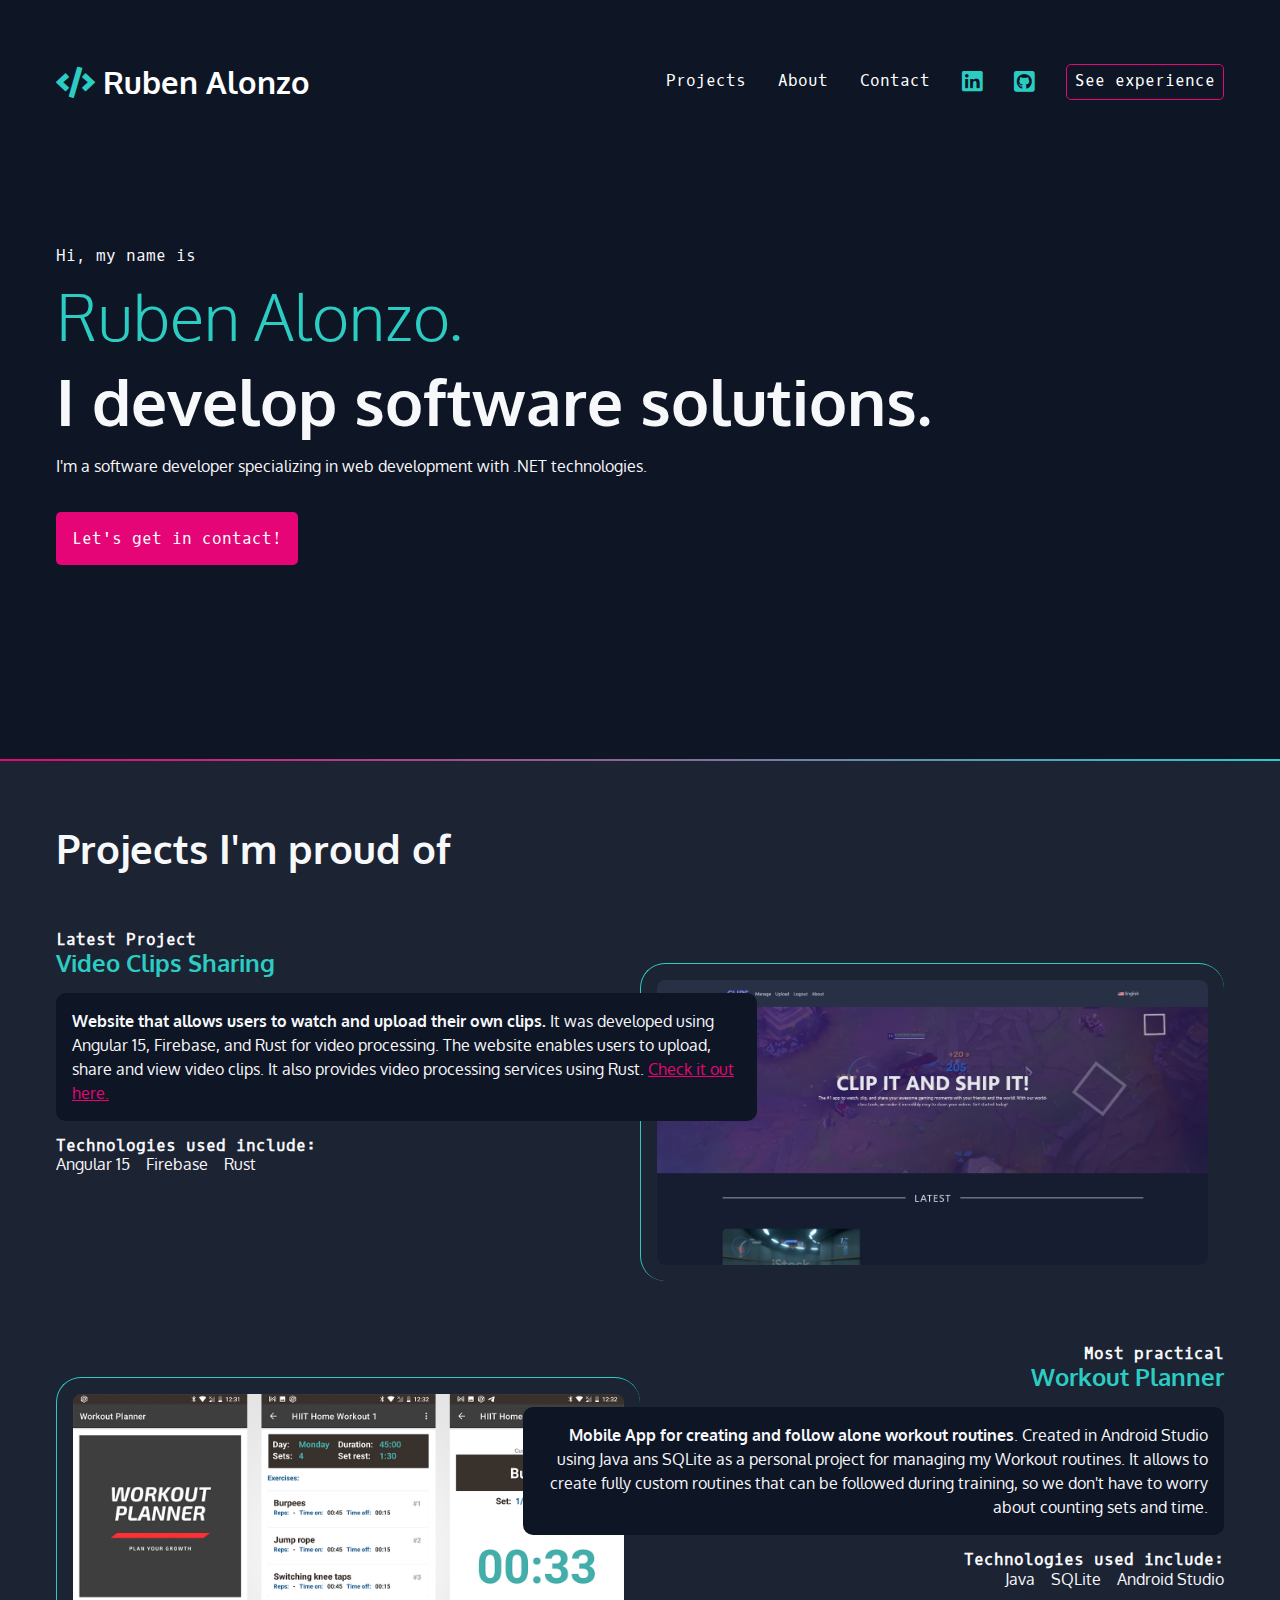
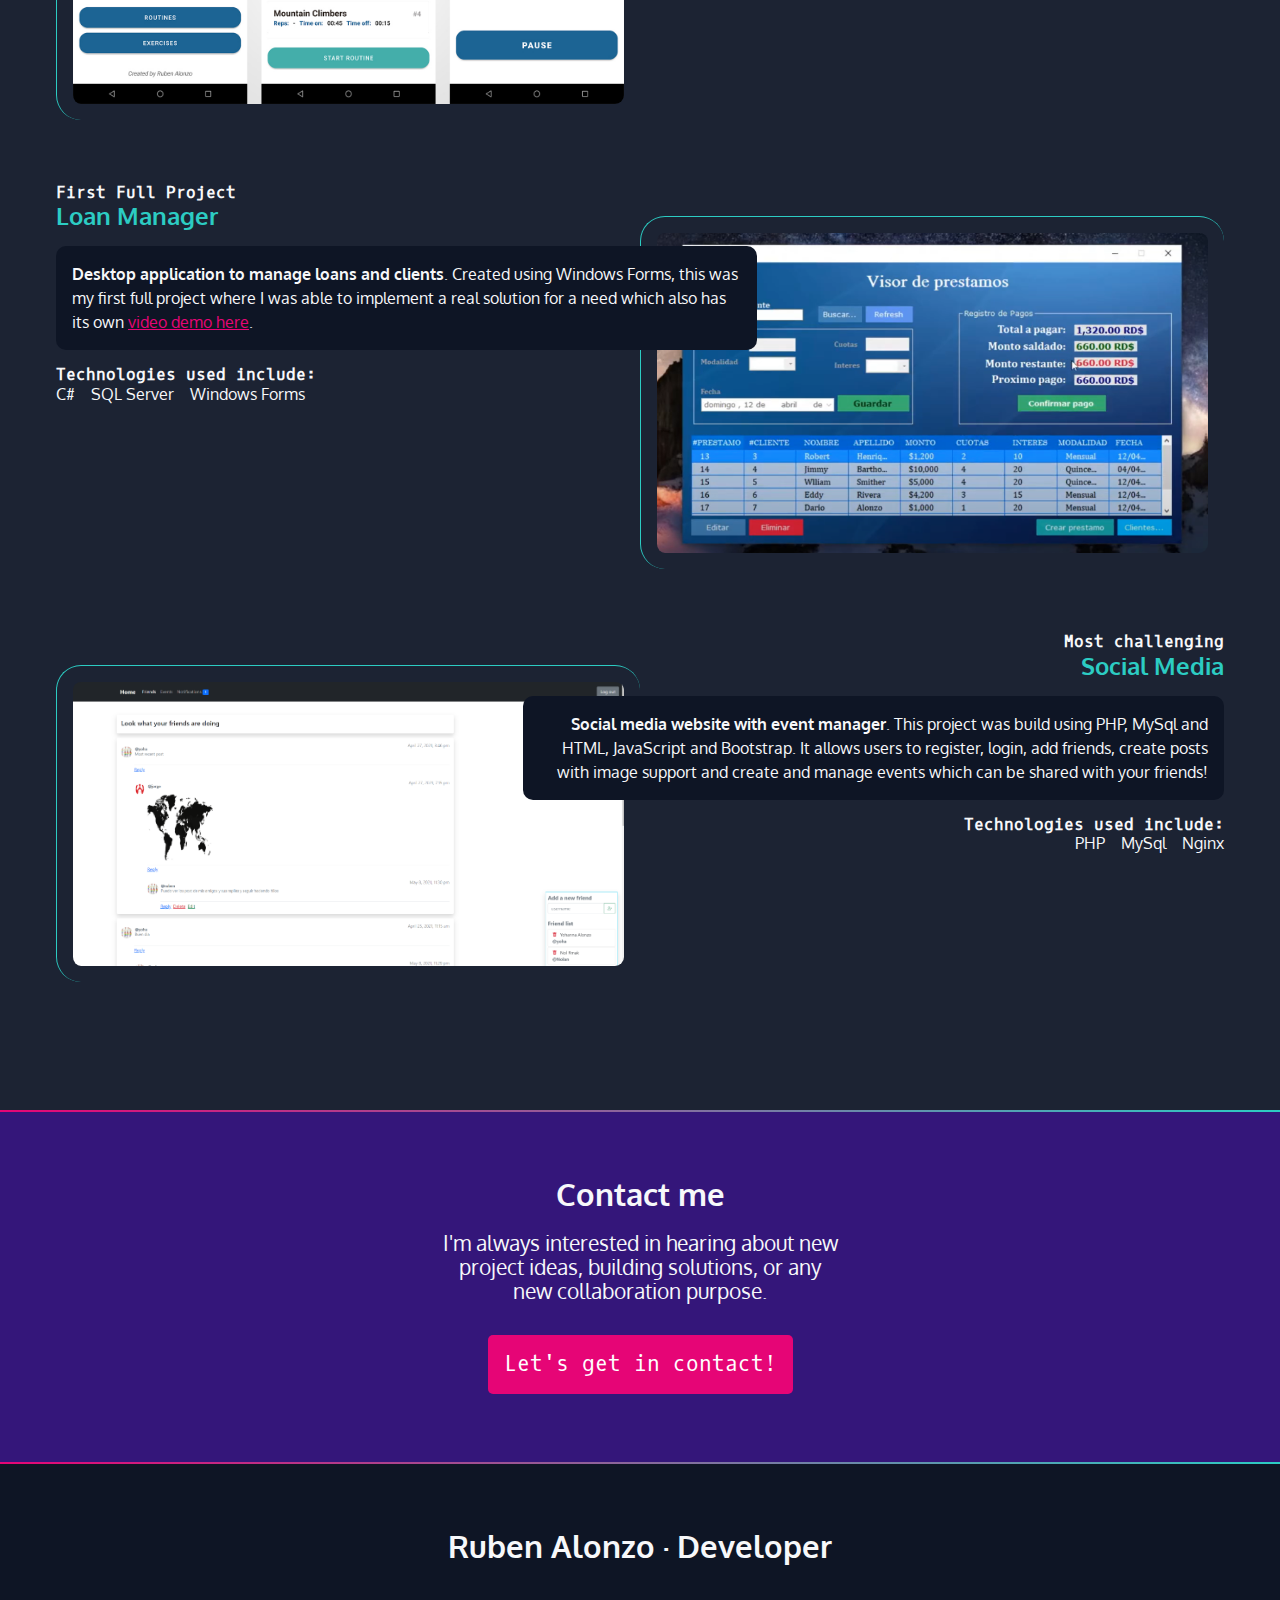
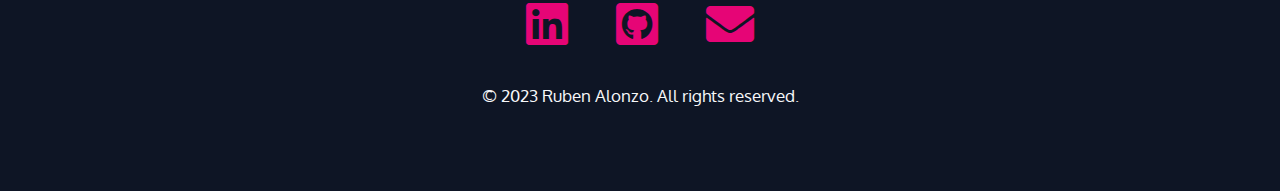
<file: index.html>
<!DOCTYPE html>
<html lang="en">

<head>
  <meta charset="UTF-8">
  <meta http-equiv="X-UA-Compatible" content="IE=edge">
  <meta name="viewport" content="width=device-width, initial-scale=1.0">
  <link rel="shortcut icon" href="favicon.ico" />
  <link rel="preconnect" href="https://fonts.googleapis.com" />
  <link rel="preconnect" href="https://fonts.gstatic.com" crossorigin />
  <link href="https://fonts.googleapis.com/css2?family=Oxygen&family=Oxygen+Mono&display=swap" rel="stylesheet" />
  <link href="https://cdnjs.cloudflare.com/ajax/libs/font-awesome/5.15.4/css/all.min.css" rel="stylesheet" />
  <link rel="stylesheet" href="./css/normalize.css">
  <link rel="stylesheet" href="./css/style.css">
  <title>Ruben Alonzo</title>
</head>

<body>
  <nav>
    <ul>
      <li>
        <h1>
          <a href="index.html"><span class="fas fa-code" aria-hidden="true"></span> Ruben Alonzo</a>
        </h1>
      </li>
      <li><a href="#projects">Projects</a></li>
      <li><a href="about.html">About</a></li>
      <li><a href="#contact">Contact</a></li>
      <li>
        <a href="https://www.linkedin.com/in/ruben-alonzo/" target="_blank">
          <span class="fab fa-linkedin" aria-hidden="true"></span>
          <span class="sr-only">LinkedIn</span>
        </a>
      </li>
      <li>
        <a href="https://github.com/RubenAlonzo" target="_blank">
          <span class="fab fa-github-square" aria-hidden="true"></span>
          <span class="sr-only">Github</span>
        </a>
      </li>
      <li>
        <a href="https://drive.google.com/file/d/1fZWTQ3p-In5fJHOmdZEwkLQYVR0Y_WrR/view?usp=sharing" target="_blank"
          class="button button-flat">See experience</a>
      </li>
    </ul>
  </nav>

  <section id="intro">
    <p class="name">Hi, my name is <span>Ruben Alonzo.</span></p>
    <h2>I develop software solutions.</h2>
    <p>
      I'm a software developer specializing in web development with .NET
      technologies.
    </p>
    <p><a href="mailto:ralonzo29@hotmail.com" class="button button-cta">Let's get in contact!</a></p>
  </section>
  <div class="gradient"></div>
  <div class="section-blue">
    <section id="projects">
      <h2>Projects I'm proud of</h2>
      <article class="reverse">
        <div class="text">
          <h4>Latest Project</h4>
          <h3>Video Clips Sharing</h3>
          <p class="blackbox">
            <strong>Website that allows users to watch and upload their own clips.</strong> It was developed using Angular 15, Firebase, and Rust for video processing. 
            The website enables users to upload, share and view video clips. It also provides video processing services using Rust.
            <a target="_blank" href="https://clips-rubenalonzo.vercel.app/">Check it out here.</a>
          </p>
          <h4>Technologies used include:</h4>
          <ul>
            <li>Angular 15</li>
            <li>Firebase</li>
            <li>Rust</li>
          </ul>
        </div>
        <img src="./img/video-clips.png"
          alt="The video clips website." />
      </article>
      <article>
        <div class="text">
          <h4>Most practical</h4>
          <h3>Workout Planner</h3>
          <p class="blackbox">
            <strong>Mobile App for creating and follow alone workout routines</strong>. Created in Android Studio using Java ans SQLite as a personal project for managing 
            my Workout routines. It allows to create fully custom routines that can be followed during training, so we don't have to worry about counting sets and time.
          </p>
          <h4>Technologies used include:</h4>
          <ul>
            <li>Java</li>
            <li>SQLite</li>
            <li>Android Studio</li>
          </ul>
        </div>
        <img src="./img/WorkoutPlanner1.jpg"
          alt="Screenshot of the Wall of Wonder." />
      </article>
      <article class="reverse">
        <div class="text">
          <h4>First Full Project</h4>
          <h3>Loan Manager</h3>
          <p class="blackbox">
            <strong>Desktop application to manage loans and clients</strong>. Created using Windows Forms, this was my first full project where I was able to implement a real solution for a need
            which also has its own <a target="_blank" href="https://youtu.be/0hsK1-36f0E">video demo here</a>.
          </p>
          <h4>Technologies used include:</h4>
          <ul>
            <li>C#</li>
            <li>SQL Server</li>
            <li>Windows Forms</li>
          </ul>
        </div>
        <img src="./img/Prestamos.PNG"
          alt="Loan Manager." />
      </article>
      <article>
        <div class="text">
          <h4>Most challenging</h4>
          <h3>Social Media</h3>
          <p class="blackbox">
            <strong>Social media website with event manager</strong>. This project was build using PHP, MySql and HTML, JavaScript and Bootstrap. 
            It allows users to register, login, add friends, create posts with image support and create and manage events which can be shared with your friends! 
          </p>
          <h4>Technologies used include:</h4>
          <ul>
            <li>PHP</li>
            <li>MySql</li>
            <li>Nginx</li>
          </ul>
        </div>
        <img src="./img/SocialMedia.PNG"
          alt="Social Media App." />
      </article>
    </section>
  </div>
  <div class="gradient"></div>
  <div class="section-plum">
    <section id="contact">
      <h2>Contact me</h2>
      <p>
        I'm always interested in hearing about new project ideas, building solutions, or any new collaboration purpose.
      </p>
      <p><a href="mailto:ralonzo29@hotmail.com" class="button button-cta">Let's get in contact!</a></p>
    </section>
  </div>
  <div class="gradient"></div>
  <footer>
    <h2>Ruben Alonzo &middot; Developer</h2>
    <ul>
      <li>
        <a href="https://www.linkedin.com/in/ruben-alonzo/" target="_blank">
          <span class="fab fa-linkedin" aria-hidden="true"></span>
          <span class="sr-only">LinkedIn</span>
        </a>
      </li>
      <li>
        <a href="https://github.com/RubenAlonzo" target="_blank">
          <span class="fab fa-github-square" aria-hidden="true"></span>
          <span class="sr-only">Github</span>
        </a>
      </li>
      <li>
        <a href="mailto:ralonzo29@hotmail.com">
          <span class="fas fa-envelope" aria-hidden="true"></span>
          <span class="sr-only">Email</span>
        </a>
      </li>
    </ul>
    <p><small>&copy; 2023 Ruben Alonzo. All rights reserved.</small></p>
  </footer>
</body>

</html>
</file>
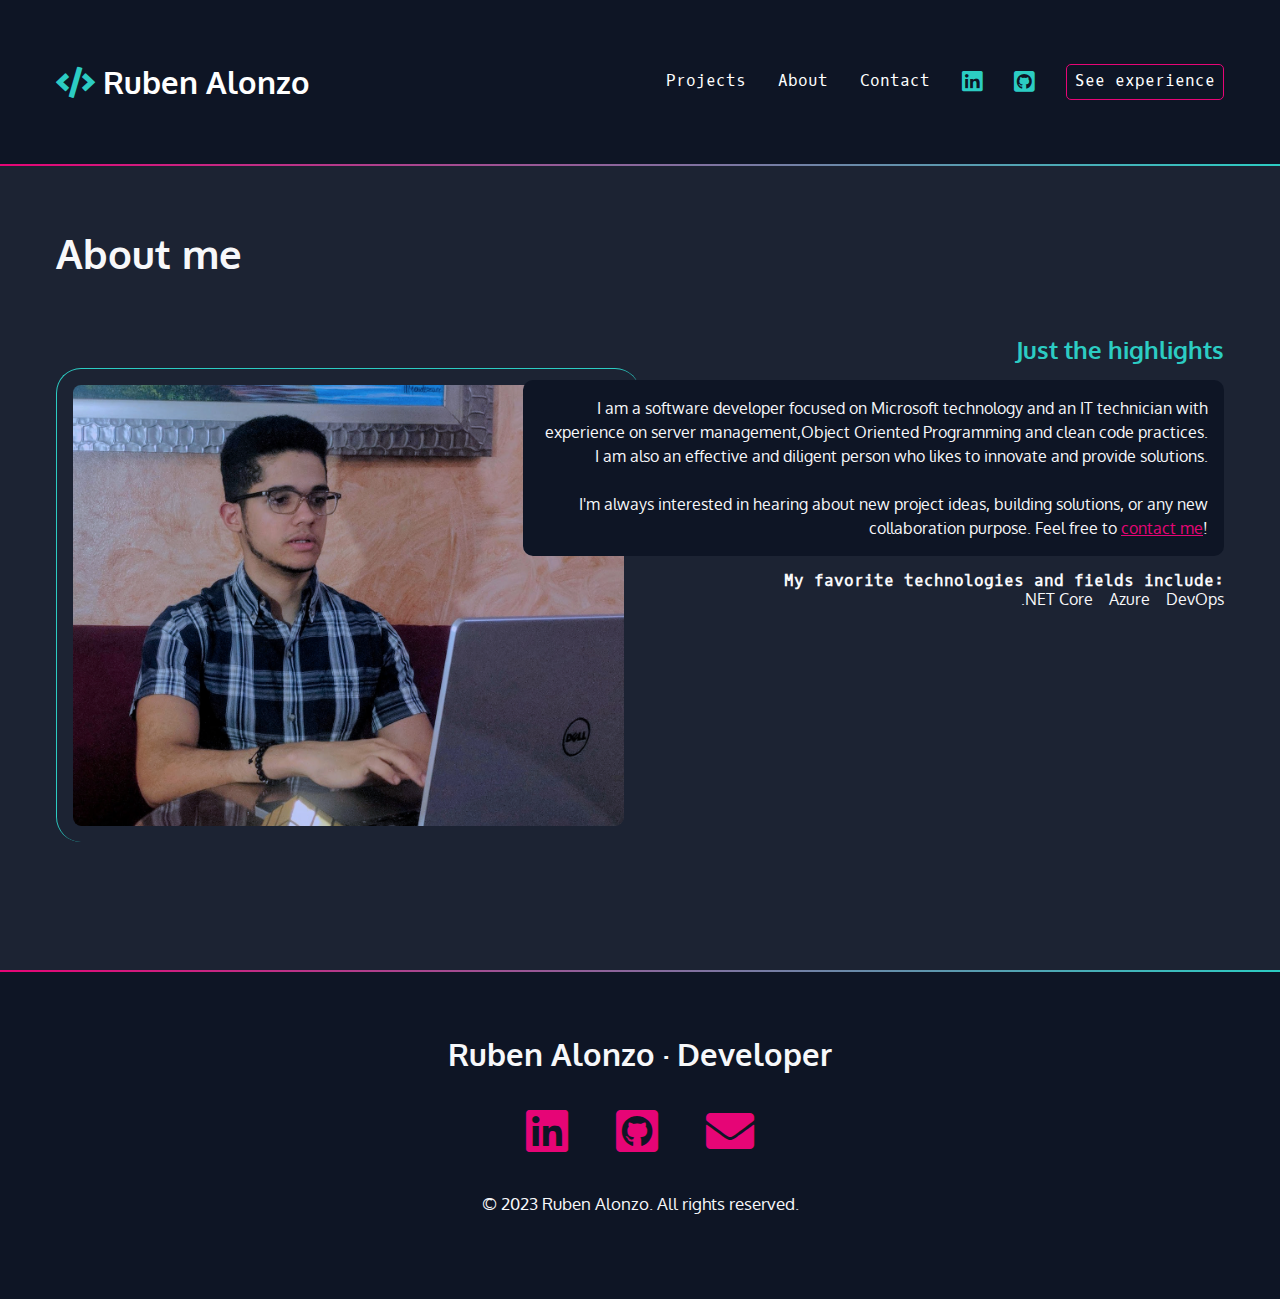
<file: about.html>
<!DOCTYPE html>
<html lang="en">

<head>
  <meta charset="UTF-8">
  <meta http-equiv="X-UA-Compatible" content="IE=edge">
  <meta name="viewport" content="width=device-width, initial-scale=1.0">
  <link rel="shortcut icon" href="favicon.ico" />
  <link rel="preconnect" href="https://fonts.googleapis.com" />
  <link rel="preconnect" href="https://fonts.gstatic.com" crossorigin />
  <link href="https://fonts.googleapis.com/css2?family=Oxygen&family=Oxygen+Mono&display=swap" rel="stylesheet" />
  <link href="https://cdnjs.cloudflare.com/ajax/libs/font-awesome/5.15.4/css/all.min.css" rel="stylesheet" />
  <link rel="stylesheet" href="./css/normalize.css">
  <link rel="stylesheet" href="./css/style.css">
  <title>Ruben Alonzo</title>
</head>

<body>
  <nav>
    <ul>
      <li>
        <h1>
          <a href="index.html"><span class="fas fa-code" aria-hidden="true"></span> Ruben Alonzo</a>
        </h1>
      </li>
      <li><a href="index.html#projects">Projects</a></li>
      <li><a href="about.html">About</a></li>
      <li><a href="index.html#contact">Contact</a></li>
      <li>
        <a href="https://www.linkedin.com/in/ruben-alonzo/" target="_blank">
          <span class="fab fa-linkedin" aria-hidden="true"></span>
          <span class="sr-only">LinkedIn</span>
        </a>
      </li>
      <li>
        <a href="https://github.com/RubenAlonzo" target="_blank">
          <span class="fab fa-github-square" aria-hidden="true"></span>
          <span class="sr-only">Github</span>
        </a>
      </li>
      <li>
        <a href="https://drive.google.com/file/d/1K-LnDFvkiksmFDhuU2UFmj5gfZchf0ry/view?usp=sharing" target="_blank"
          class="button button-flat">See experience</a>
      </li>
    </ul>
  </nav>
  <div class="gradient"></div>
  <div class="section-blue">
    <section id="projects">
      <h2>About me</h2>
      <article>
        <div class="text">
          <h3>Just the highlights</h3>
          <p class="blackbox">
            I am a software developer focused on Microsoft technology and an IT technician with experience on server
            management,Object Oriented Programming and clean code practices.
            I am also an effective and diligent person who likes to innovate and provide solutions.
            <br />
            <br />
            I'm always interested in hearing about new project ideas, building solutions, or any new collaboration purpose.
            Feel free to 
            <a href="mailto:ralonzo29@hotmail.com">contact me</a>!
          </p>
          <h4>My favorite technologies and fields include:</h4>
          <ul>
            <li>.NET Core</li>
            <li>Azure</li>
            <li>DevOps</li>
          </ul>
        </div>
        <img src="img/RubenAlonzo.jpg" alt="Ruben Alonzo." />
      </article>
    </section>
  </div>
  <div class="gradient"></div>
  <footer>
    <h2>Ruben Alonzo &middot; Developer</h2>
    <ul>
      <li>
        <a href="https://www.linkedin.com/in/ruben-alonzo/" target="_blank">
          <span class="fab fa-linkedin" aria-hidden="true"></span>
          <span class="sr-only">LinkedIn</span>
        </a>
      </li>
      <li>
        <a href="https://github.com/RubenAlonzo" target="_blank">
          <span class="fab fa-github-square" aria-hidden="true"></span>
          <span class="sr-only">Github</span>
        </a>
      </li>
      <li>
        <a href="mailto:ralonzo29@hotmail.com">
          <span class="fas fa-envelope" aria-hidden="true"></span>
          <span class="sr-only">Email</span>
        </a>
      </li>
    </ul>
    <p><small>&copy; 2023 Ruben Alonzo. All rights reserved.</small></p>
  </footer>
</body>
</html>
</file>
<file: css/style.css>
/* Variables declared here - these are the colors for our pages, as well as the font stacks and sizes. */

:root {
  --black: #0E1525;
  --dkblue: #1C2333;
  --plum: #34167a;
  --hotmag: #be0361;
  --magenta: #E60576;
  --aqua: #2CCCC3;
  --white: #f7f8fa;
  --font-size: 1.3rem;
  --mono: "Oxygen mono", monospace;
  --sans: Oxygen, sans-serif;
}


/* border box model: https://css-tricks.com/box-sizing/ */

html {
  box-sizing: border-box;
}

*,
*::before,
*::after {
  box-sizing: inherit;
}


/* generic styles for the page */

body {
  padding: 0;
  margin: 0;
  font-family: var(--sans);
  background-color: var(--black);
  color: var(--white);
  font-size: var(--font-size);
}

h1,
h2,
h3 {
  margin: 0;
}

a {
  color: var(--magenta);
}

a:hover {
  color: var(--hotmag);
  text-decoration: none;
}

img {
  width: 100%;
}


/* background color divs */

.section-plum {
  background-color: var(--plum);
}

.section-blue {
  background-color: var(--dkblue);
}

.gradient {
  background: linear-gradient(90deg, rgba(230,5,118,1) 0%, rgba(44,204,195,1) 100%);
  height: 2px;
}


/* intro styles */

#intro {
  padding: 4rem 1rem 10rem 1rem;
  padding-bottom: 10rem;
  max-width: 1200px;
  margin: 0 auto;
}

#intro p {
  font-size: 1rem;
  line-height: 1.5;
}

#intro .name {
  font-family: var(--mono);
  font-size: 1rem;
  margin-bottom: unset;
}

.name span {
  font-family: var(--sans);
  font-size: 4rem;
  color: var(--aqua);
  display: block;
  font-weight: 300;
  margin-top: unset;
}

#intro h2 {
  font-size: 4rem;
}

#intro p:last-child {
  margin: 3rem 0;
}

/* contact section */

#contact {
  width: 400px;
  text-align: center;
  margin: 0 auto;
  padding: 4rem 0;
}

#contact p:last-child {
  margin-top: 3rem;
}


/* navigation */

nav {
  font-family: var(--mono);
  font-size: 75%;
  padding: 4rem 1rem;
}

nav h1 a {
  font-family: var(--sans);
}

nav ul {
  margin: 0;
  padding: 0;
  list-style-type: none;
  display: flex;
  flex-flow: row wrap;
  justify-content: center;
  align-items: center;
  gap: 2rem;
}

nav li:first-child {
  flex-basis: 100%;
  text-align: center;
}

nav [class*="fa-"] {
  font-size: 150%;
  color: var(--aqua);
}

nav h1 [class*="fa-"] {
  font-size: 100%;
  color: var(--aqua);
}

nav a {
  color: white;
  text-decoration: none;
  display: block;
}

nav a:hover,
nav [class*="fa-"]:hover {
  color: var(--magenta);
}

.button {
  background-color: var(--magenta);
  color: white;
  padding: 0.5rem;
  border-radius: 5px;
  text-decoration: none;
  font-family: var(--mono);
}

.button:hover {
  color: white;
  background-color: var(--hotmag);
}

.button-flat {
  background-color: transparent;
  border-style: solid;
  border-color: var(--magenta);
  border-width: thin;
}

.button-cta {
  padding: 1rem;
}

/* projects section */

#projects {
  padding: 4rem 1rem;
}

#projects h2 {
  font-size: 2.5rem;
  margin-bottom: calc(2.5rem * 1.5);
}

#projects h3 {
  color: var(--aqua);
}

#projects h4 {
  font-size: 1rem;
  font-family: var(--mono);
  margin: 0;
}

.blackbox {
  padding: 1rem;
  border-radius: 10px;
  color: var(--white);
  background-color: var(--black);
  font-size: 1rem;
  line-height: 1.5;
}

#projects ul {
  list-style-type: none;
  padding: 0;
  margin: 0;
  display: flex;
  flex-flow: row wrap;
  justify-content: flex-start;
  gap: 1rem;
  font-size: 1rem;
}

#projects img {
  margin: 2rem 0 4rem 0;
  padding: 1rem;
  border-left: 1px solid var(--aqua);
  border-top: 1px solid var(--aqua);
  border-radius: 25px;
}


/* footer section */

footer {
  text-align: center;
  padding: 4rem 0;
}

footer ul {
  list-style-type: none;
  padding: 0;
  margin: 2rem 0;
  display: flex;
  flex-flow: row wrap;
  justify-content: center;
  gap: 3rem;
  font-size: 3rem;
}

@media (min-width: 800px) {
  article {
      display: grid;
      grid-template-columns: repeat(10, 1fr);
  }
  #projects {
      max-width: 1200px;
      margin: 0 auto;
  }
  #projects img {
      grid-column: 1/6;
      grid-row: 1/2;
  }
  .text {
      grid-column: 5/11;
      grid-row: 1/2;
      order: 2;
      text-align: right;
  }
  #projects ul {
      justify-content: flex-end;
  }
  #projects .reverse .text {
      grid-column: 1/7;
      order: 2;
      text-align: left;
  }
  #projects .reverse img {
      grid-column: 6/11;
      grid-row: 1/2;
  }
  #projects .reverse ul {
      justify-content: flex-start;
  }
}

@media (min-width: 850px) {
  nav {
      max-width: 1200px;
      margin: 0 auto;
  }
  nav li:first-child {
      flex-basis: auto;
      text-align: left;
      margin-right: auto;
  }
}
</file>
